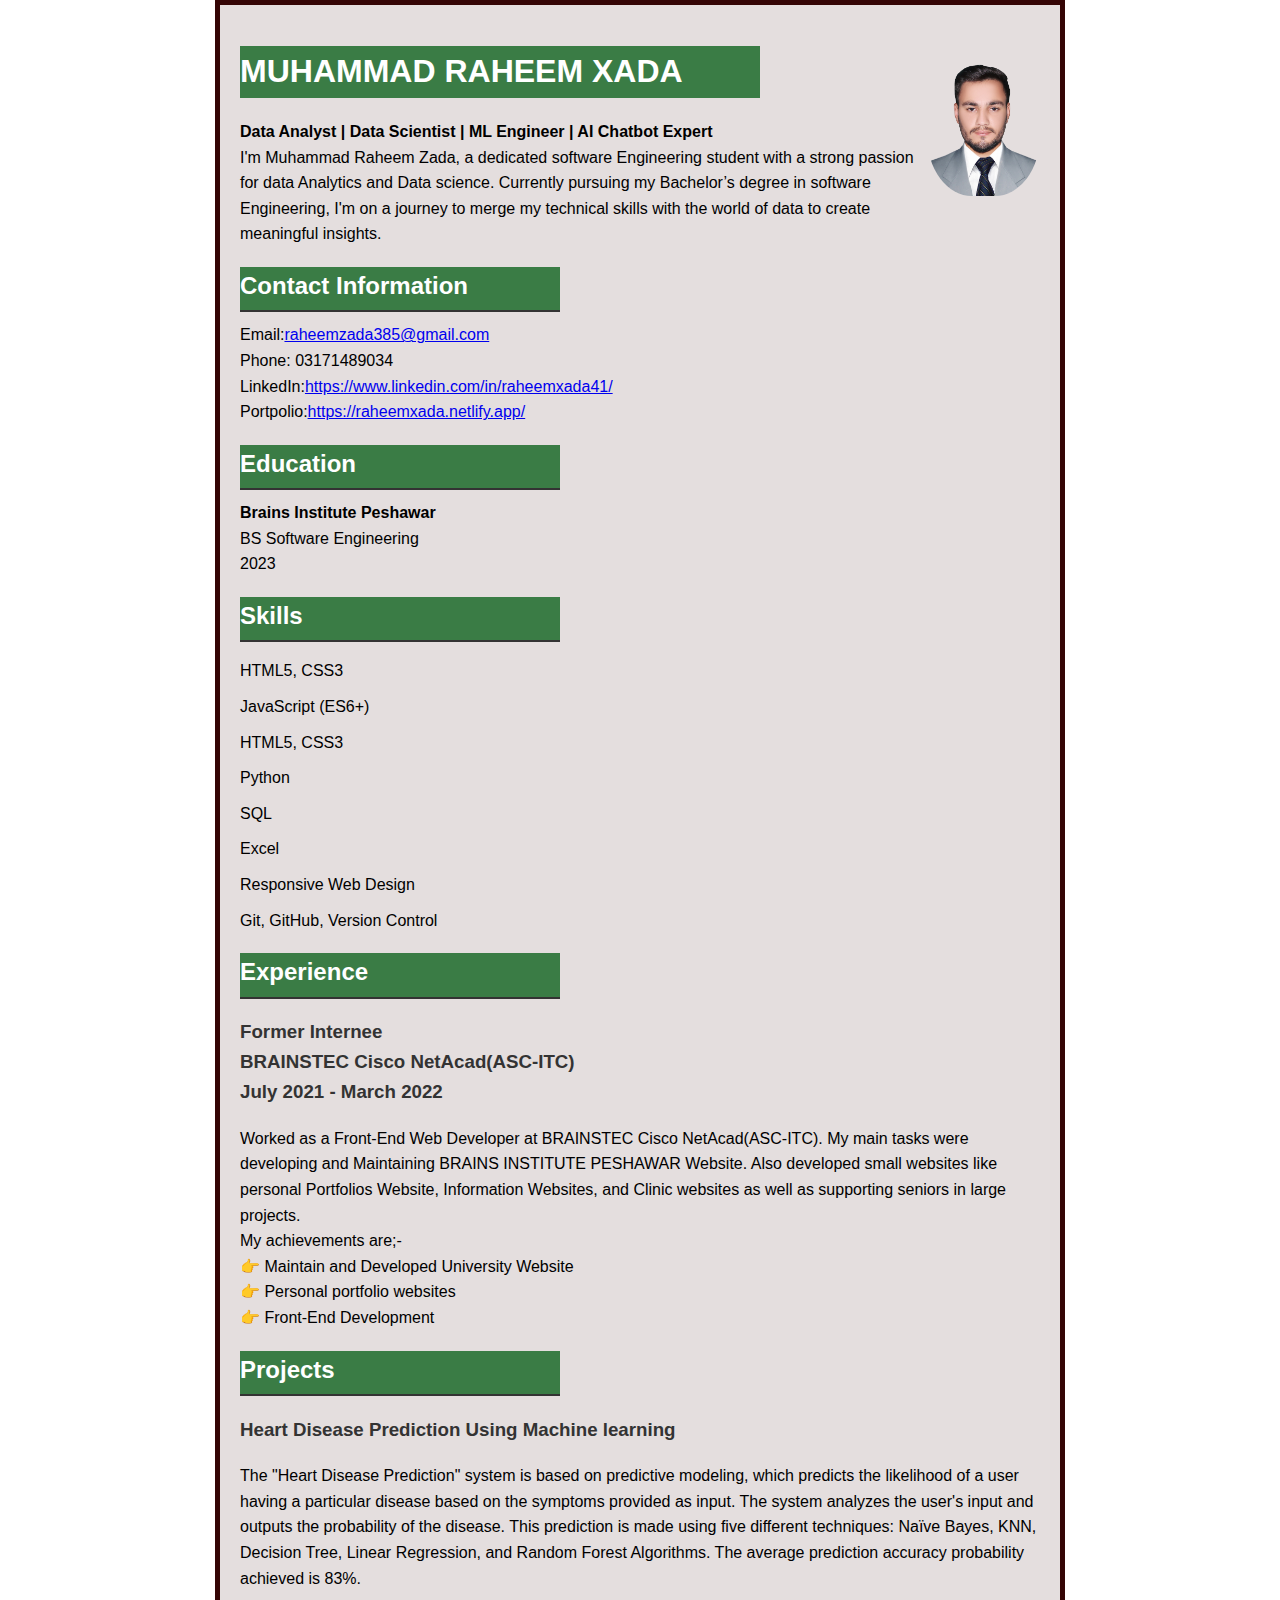
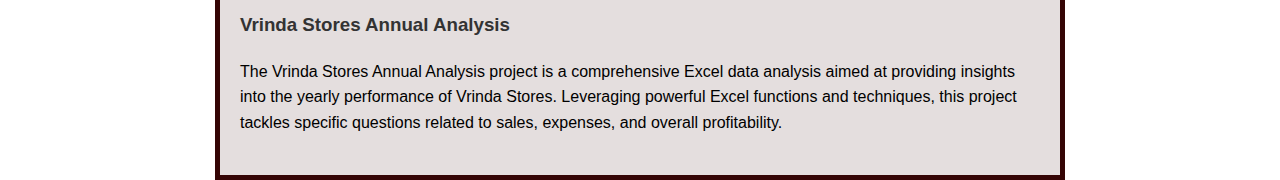
<file: 2nd_Week_HTML_CSS_Me_Resume/index.html>
<!DOCTYPE html>
<html lang="en">
<head>
    <meta charset="UTF-8">
    <meta name="viewport" content="width=device-width, initial-scale=1.0">
    <title>Raheem Xada-Resume</title>
    <link rel="stylesheet" href="./style.css">
</head>
<body>
    <div class="container">
        <header class="section">
             <img src="./profile.png" alt="Profile Picture">
            <div>
                <h1>MUHAMMAD RAHEEM XADA</h1>
                <strong><p>Data Analyst | Data Scientist | ML Engineer | AI Chatbot Expert</p></strong>
                <p>I'm Muhammad Raheem Zada, a dedicated software Engineering student with a strong passion for data Analytics and Data science. Currently pursuing my Bachelor’s degree in software Engineering, I'm on a journey to merge my technical skills with the world of data to create meaningful insights.</p>
            </div>
            
        </header>
        
        

        <section class="section">
            <h2>Contact Information</h2>
            <p>Email:<a href="raheemzada385@gmail.com">raheemzada385@gmail.com</a></p>

            <p>Phone: 03171489034</p>
            <p>LinkedIn:<a href="https://www.linkedin.com/in/raheemxada41/">https://www.linkedin.com/in/raheemxada41/</a></p>
            <p>Portpolio:<a href="https://raheemxada.netlify.app/">https://raheemxada.netlify.app/</a></p>
        </section>

        <section class="section">
            <h2>Education</h2>
            <p><strong>Brains Institute Peshawar</strong><br>
                 BS Software Engineering <br>
                 2023</p>
        </section>

        <section class="section">
            <h2>Skills</h2>
            <ul>
                <li>HTML5, CSS3</li>
                <li>JavaScript (ES6+)</li>
                <li>HTML5, CSS3</li>
                <li>Python</li>
                <li>SQL</li>
                <li>Excel</li>
                <li>Responsive Web Design</li>
                <li>Git, GitHub, Version Control</li>
            </ul>
        </section>

        <section class="section">
            <h2>Experience</h2>
            <h3>Former Internee <br>
                BRAINSTEC Cisco NetAcad(ASC-ITC)<br>
                  July 2021 - March 2022</h3>
            <p>Worked as a Front-End Web Developer at BRAINSTEC Cisco NetAcad(ASC-ITC). My main tasks were developing and Maintaining BRAINS INSTITUTE PESHAWAR Website. Also developed small websites like personal Portfolios Website, Information Websites, and Clinic websites as well as supporting seniors in large projects. <br>
                My achievements are;-<br>
                👉 Maintain and Developed University Website<br>
                👉 Personal portfolio websites<br>
                👉 Front-End Development</p>

        </section>

        <section class="section">
            <h2>Projects</h2>
            <h3>Heart Disease Prediction Using Machine learning</h3>
            <p>The "Heart Disease Prediction" system is based on predictive modeling, which predicts the likelihood of a user having a particular disease based on the symptoms provided as input. The system analyzes the user's input and outputs the probability of the disease. This prediction is made using five different techniques: Naïve Bayes, KNN, Decision Tree, Linear Regression, and Random Forest Algorithms. The average prediction accuracy probability achieved is 83%.</p>

            <h3>Vrinda Stores Annual Analysis</h3>
            <p>The Vrinda Stores Annual Analysis project is a comprehensive Excel data analysis aimed at providing insights into the yearly performance of Vrinda Stores. Leveraging powerful Excel functions and techniques, this project tackles specific questions related to sales, expenses, and overall profitability.</p>
        </section>
    </div>
</body>
</html>
</file>
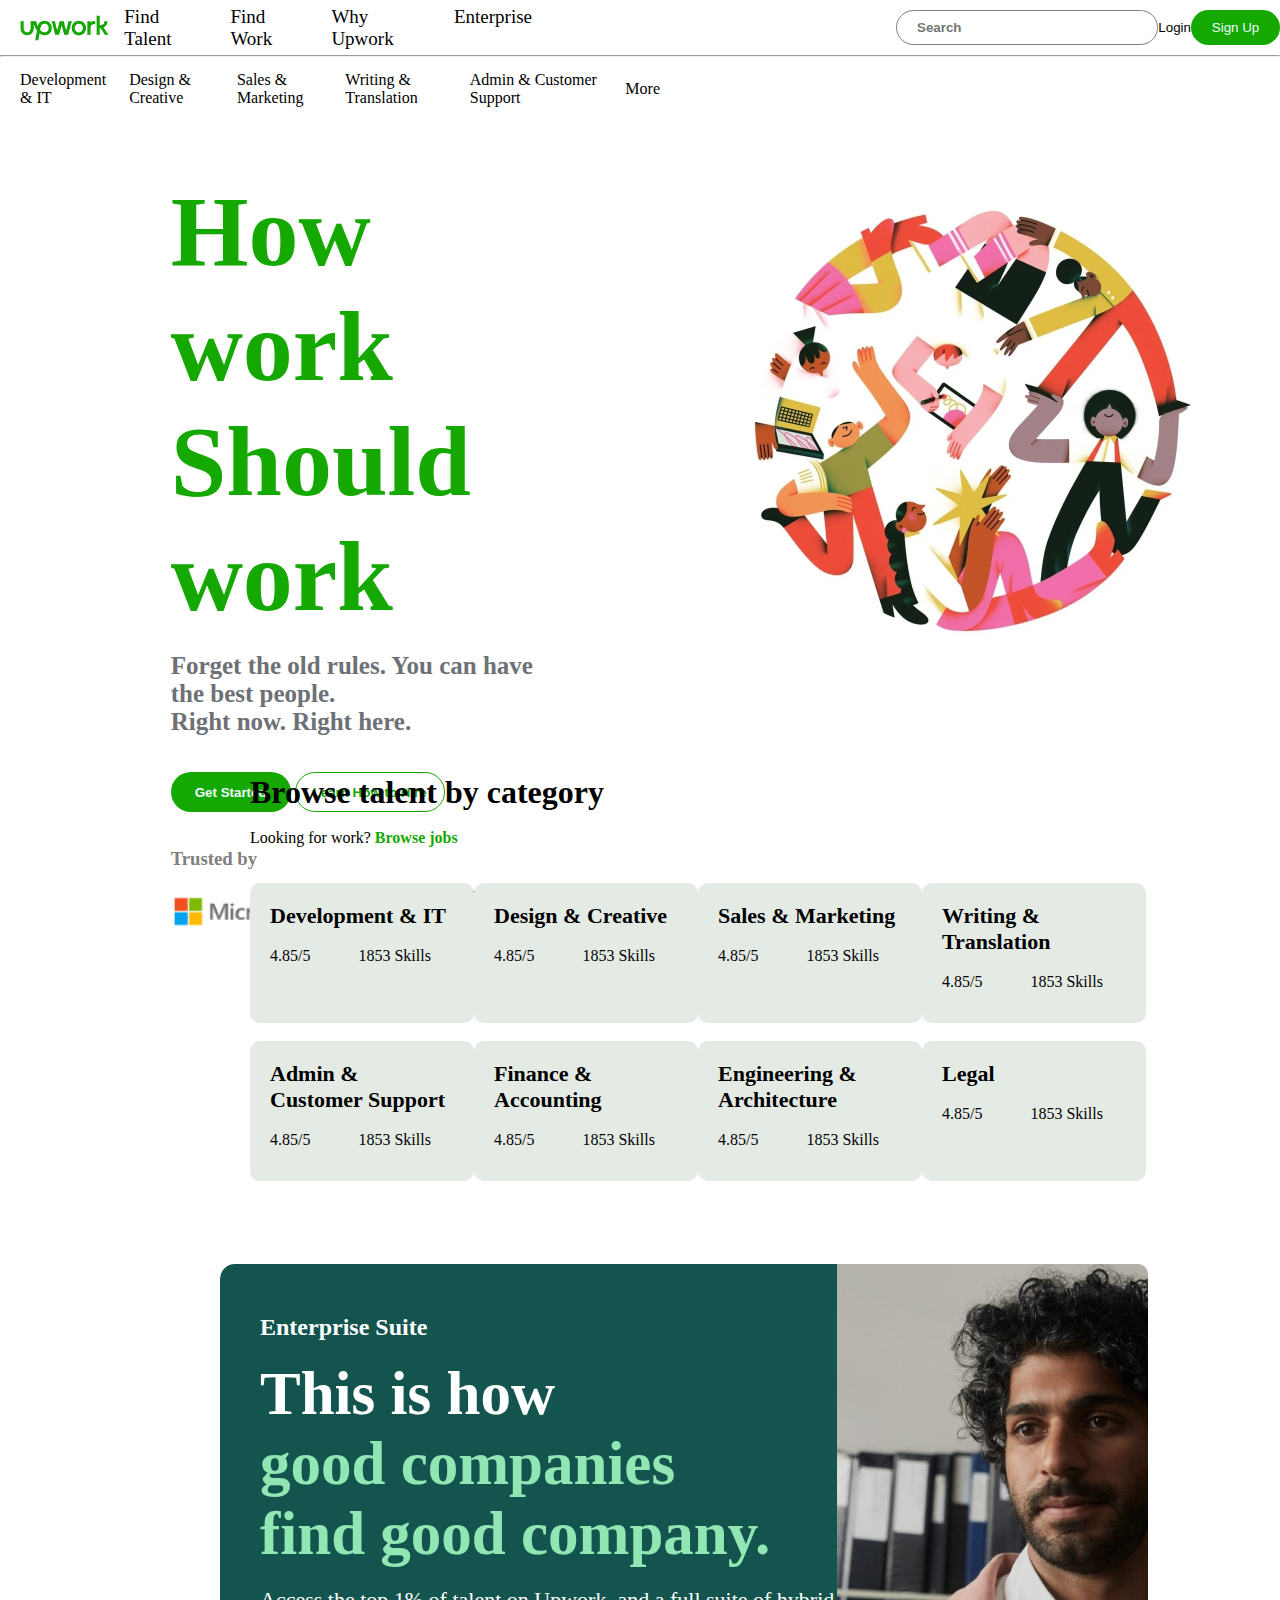
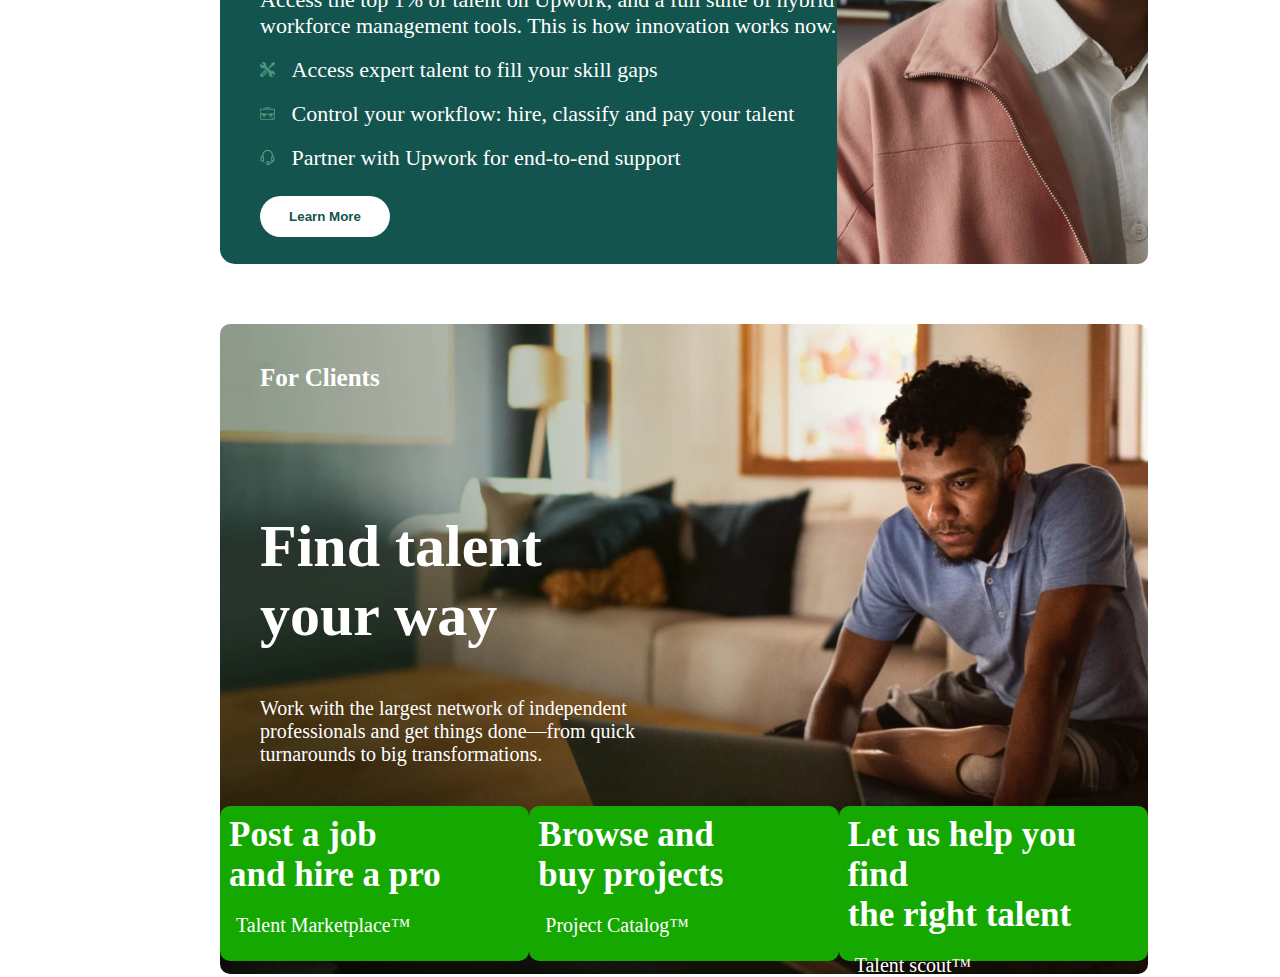
<file: 3rd_Week_HTML_CSS_FlexBox_Upwork_Clone/index.html>
<!DOCTYPE html>
<html lang="en">

<head>
    <meta charset="UTF-8">
    <meta http-equiv="X-UA-Compatible" content="IE=edge">
    <meta name="viewport" content="width=device-width, initial-scale=1.0">
    <title>Document</title>
    <link rel="stylesheet" href="style.css">
</head>

<body>
    <!DOCTYPE html>
    <html lang="en">

    <head>
        <meta charset="UTF-8">
        <meta http-equiv="X-UA-Compatible" content="IE=edge">
        <meta name="viewport" content="width=device-width, initial-scale=1.0">
        <title>Document</title>
        <link rel="stylesheet" href="style.css">
    </head>

    <body>
        <nav>
            <div class="left">
                <img src="./Images/index.png" alt="">
                <ul>
                    <li>Find Talent</li>
                    <li>Find Work</li>
                    <li>Why Upwork</li>
                    <li>Enterprise</li>
                </ul>
            </div>
            <div class="right">
                <input type="text" placeholder="Search">
                <button id="login">Login</button>
                <button id="sign">Sign Up</button>


            </div>
        </nav>
        <hr>
        <div class="categories">
            <p>Development & IT</p>
            <p>Design & Creative</p>
            <p>Sales & Marketing</p>
            <p>Writing & Translation</p>
            <p>Admin & Customer Support</p>
            <p>More</p>
        </div>
        <div class="container">
            <div class="con-left">
                <h1>How work <br> Should work</h1><br>
                <p>Forget the old rules. You can have the best people. <br> Right now. Right here.</p><br><br>
                <button id="start">Get Started</button>
                <button id="learn">Learn How to Hire</button>
                <br>
                <br>
                <br>
                <h3>Trusted by</h3>
                <br>
                <div class="logos">
                    <img src="./Images/micro.png" alt="" id="micro">
                <img src="./Images/airbnb.png" alt="" id="airbnb">
                <img src="./Images/blessel.png" alt="" id="blessel">
                </div>
            </div>
            <div class="con-right">
                <img src="./Images/globe@2x.jpg" alt="" >
            </div>
        </div>
        <div class="browse">
            <h1>Browse talent by category</h1><br>
            <p>Looking for work? <span>Browse jobs</span></p>
            <br>
            <br>
            <div class="line1">
                <div class="item1">
                    <h3>Development & IT</h3>
                    <br>
                    <p>4.85/5 &nbsp;&nbsp;&nbsp;&nbsp;&nbsp;&nbsp;&nbsp;&nbsp;&nbsp;&nbsp; 1853 Skills</p>
                </div>
                <div class="item2">
                    <h3>Design & Creative</h3>
                    <br>
                    <p>4.85/5 &nbsp;&nbsp;&nbsp;&nbsp;&nbsp;&nbsp;&nbsp;&nbsp;&nbsp;&nbsp; 1853 Skills</p>
                </div>
                <div class="item3">
                    <h3>Sales & Marketing</h3>
                    <br>
                    <p>4.85/5 &nbsp;&nbsp;&nbsp;&nbsp;&nbsp;&nbsp;&nbsp;&nbsp;&nbsp;&nbsp; 1853 Skills</p>
                </div>
                <div class="item4">
                    <h3>Writing & Translation</h3>
                    <br>
                    <p>4.85/5 &nbsp;&nbsp;&nbsp;&nbsp;&nbsp;&nbsp;&nbsp;&nbsp;&nbsp;&nbsp; 1853 Skills</p>
                </div>
            </div>
            <br>
            <div class="line1">
                <div class="item1">
                    <h3>Admin & Customer Support</h3>
                    <br>
                    <p>4.85/5 &nbsp;&nbsp;&nbsp;&nbsp;&nbsp;&nbsp;&nbsp;&nbsp;&nbsp;&nbsp; 1853 Skills</p>
                </div>
                <div class="item2">
                    <h3>Finance & Accounting</h3>
                    <br>
                    <p>4.85/5 &nbsp;&nbsp;&nbsp;&nbsp;&nbsp;&nbsp;&nbsp;&nbsp;&nbsp;&nbsp; 1853 Skills</p>
                </div>
                <div class="item3">
                    <h3>Engineering & Architecture</h3>
                    <br>
                    <p>4.85/5 &nbsp;&nbsp;&nbsp;&nbsp;&nbsp;&nbsp;&nbsp;&nbsp;&nbsp;&nbsp; 1853 Skills</p>
                </div>
                <div class="item4">
                    <h3>Legal</h3>
                    <br>
                    <p>4.85/5 &nbsp;&nbsp;&nbsp;&nbsp;&nbsp;&nbsp;&nbsp;&nbsp;&nbsp;&nbsp; 1853 Skills</p>
                </div>
            </div>
        </div>
        <div class="interprise">
            <div class="good">
                <h2>Enterprise Suite</h2>
                <br>
                <h1>This is how<br><span style="color: #91E6B3;">good companies</span><br><span style="color: #91E6B3;">find good company.</span></h1>
                <br>
                <p>Access the top 1% of talent on Upwork, and a full suite of hybrid <br>workforce management tools. This is how innovation works now.</p>
                <br>
                <p><img src="./Images/tool.png" alt="" width="15px" height="15px"> &nbsp;&nbsp;Access expert talent to fill your skill gaps</p>
                <br>
                <p><img src="./Images/suitcase.png" alt="" width="15px" height="15px"> &nbsp;&nbsp;Control your workflow: hire, classify and pay your talent</p>
                <br>
                <p><img src="./Images/support.png" alt="" width="15px" height="15px"> &nbsp;&nbsp;Partner with Upwork for end-to-end support
                </p>
                <br>
                <button>Learn More</button>
            </div>
            <div class="person"></div>
        </div>
        <div class="work">
            <h3>For Clients</h3>
            <h1>Find talent <br> your way </h1>
            <br>
            <p style="color: white;">Work with the largest network of independent <br> professionals and get things done—from quick <br> turnarounds to big transformations.</p>
           <div class="boxes">
            <div class="one">
                <h2>Post a job <br> and hire a pro</h2>  
                <p>Talent Marketplace&trade;</p>
            </div>
            <div class="two">
                <h2>Browse and <br> buy projects</h2>
                <p>Project Catalog&trade;</p>
            </div>
            <div class="three">
                <h2>Let us help you find <br> the right talent</h2>
                <p>Talent scout&trade;</p>
            </div>
           </div>
        </div>
    
        



    </body>

    </html>
</body>
</file>
<file: 2nd_Week_HTML_CSS_Me_Resume/style.css>
body {
    font-family: Arial, sans-serif;
    line-height: 1.6;
    margin: 0;
    padding: 0;
    background-color: #fff;
}

.container {
    max-width: 800px;
    margin: 0 auto;
    padding: 20px;
    border: 5px solid rgb(53, 5, 5);
    background-color: #e4dede;
}
.container section div {
    display: flex;
     align-items: center; 
     justify-content: space-between;
}
img {
    max-width: 200px; 
    float: right;
    max-height: 150px; border-radius: 40%;
}

h1, h2, h3 {
    color: #333;
}
.section h2 {
    width: 40%;
}

h1, h2 {
    background-color: rgb(58, 124, 69);
    width: 65%;
    color: white;
  
}
.section {
    margin-bottom: 20px;
}

.section h2 {
    border-bottom: 2px solid #333;
    padding-bottom: 5px;
    margin-bottom: 10px;
}

.section p {
    margin: 0;
}

.section ul {
    list-style-type: none;
    padding: 0;
}

.section ul li {
    margin-bottom: 10px;
}
</file>
<file: 3rd_Week_HTML_CSS_FlexBox_Upwork_Clone/style.css>
*{
    margin: 0;
    padding: 0;
}
nav{
    background-color: rgb(255, 255, 255);
    height: 55px;
    display: flex;
    justify-content: space-between;
    align-items: center;
    position: sticky;
    top: 0;
}
.left{
    width: 40%;
    height: 70%;
    margin-left: 20px;
    display: flex;
    align-items: center;
    column-gap: 15px;
}
.right{
    width: 30%;
    /* border: 1px solid green; */
    height: 65%;
    display: flex;
    justify-content: space-evenly;
}
.categories{
    margin: 17px 0px 0px 20px;
    
    height: 30px;
    width: 50%;
    display: flex;
    column-gap: 15px;
    align-items: center;
    
}
.left img{
    width: 90px;
    height: 50px;
}
.left ul{
    width: 90%;
    display: flex;
    list-style: none;
    font-size: 19px;
    column-gap: 25px;
    
}
.right input{
    border-radius: 26px;
    width: 270px;
    border: 1px solid grey;
    padding-left: 20px;
}
.right input::placeholder{
    font-weight: bolder;
}
#login{
    background: none;
    border: none;
}
#sign{
    background: #14A800;
    border: none;
    width:100px ;
    color: aliceblue;
    border-radius: 20px;
}
.container{
    
    height: 600px;
    margin-top: 70px;
    display: flex;
    justify-content: space-evenly;
}
.con-left{
    
    width: 30%;
}
.con-right{
    
    width: 30%;

}
.con-left h1{
    color: #14A800;
    font-size: 100px;
    font-family: var(--font-family-rebrand);
}
.con-left p{
    font-size: 25px;
    color: rgb(109, 113, 118);
    font-weight: bolder;
}
#start{
    background-color: #14A800;
    border: none;
    border-radius: 25px;
    color: aliceblue;
    width: 120px;
    height: 40px;
    font-weight: bolder;
}
#learn{
    color:#14A800 ;
    border-radius: 20px;
    width: 150px;
    height: 40px;
    border: 1px solid #14A800 ;
    background: transparent;
    font-weight: bolder;
    
}
.con-left h3{
    color: grey;
}
.logos{
    display: flex;
    column-gap: 15px;
}
#micro{
    height: 39px;
}
#airbnb{
    height: 39px;
    
}
#blessel{
    height: 39px;
}
.con-right img{
    height: 80%;
}
.browse{
    display: flex;
    flex-direction: column;
    /* justify-content: center; */
    
    height: 400px;
    width: 70%;
    margin-left: 250px;
}
span{
    color: #14A800;
    font-weight: bolder;
}
.line1{
    display: flex;
    justify-content: space-between;
    
}
.item1,.item2,.item3,.item4{
width: 240px;
height: 100px;
padding: 20px;
border-radius: 10px;
background-color: #E4EBE4;
}
.item1 h3,.item2 h3,.item3 h3,.item4 h3{
    font-size: 22px;
}
.interprise{
    display: flex;
    
    width: 72.5%;
    height: 600px;
    margin-left: 220px;
    margin-top: 90px;
    
    
    
}
.good{
    
    width: 65%;
    background-color: #13544E;
    padding-top: 50px;
    padding-left: 40px;
    color: white;
    border-top-left-radius: 15px;
    border-bottom-left-radius: 15px;
    
}
.good h1{
    font-size: 61px;
}
.good p{
    color: white;
    font-size: 22px;
    
}
.good button{
    color: #13544E;
    background-color: #FFFFFF;
    border-radius: 40px;
    padding: 13px;
    margin-top: 7px;
    border: none;
    width: 130px;
    font-weight: bolder;
    
}
.person{
    background-image: url("./Images/hxwn-enterprise-image@2x.jpg");
    background-size: cover;
    width: 35%;
    height: 600px;
    border-top-right-radius: 10px;
    border-bottom-right-radius: 10px;
    
}


.work{
    
    height: 650px;
    margin-top: 60px;
    margin-left: 220px;
    width: 72.5%;
    background-image: url('./Images/find-talent-2x.jpg');
    background-size: cover;
    border-radius: 10px;
}
.work h3{
    padding: 40px;
    color: white;
    font-size: 25px
    ;
}
.work h1{
    padding: 80px 0px 0px 40px;
    color: white;
    font-size: 60px;
}
.work p{
    padding: 29px 0px 0px 40px;
    /* color: white; */
    font-size: 20px;
}
.boxes{
    display: flex;
    justify-content: space-evenly;
}
.one, .two, .three{
    background-color: #14A800;
    width: 380px;
    height: 155px;
    /* margin-left: 40px; */
    margin-top: 40px;
    border-radius: 10px;
    color:white;

}

.one h2, .two h2, .three h2{
    padding: 9px;
    font-weight: bolder;
    font-size: 35px;
}
.one p, .two p, .three p{
    padding-left: 16px;
    padding-top: 10px;    
}
.one:hover, .two:hover, .three:hover{
    background-color: white;
    cursor: pointer;
    color: #14A800;
}
</file>
